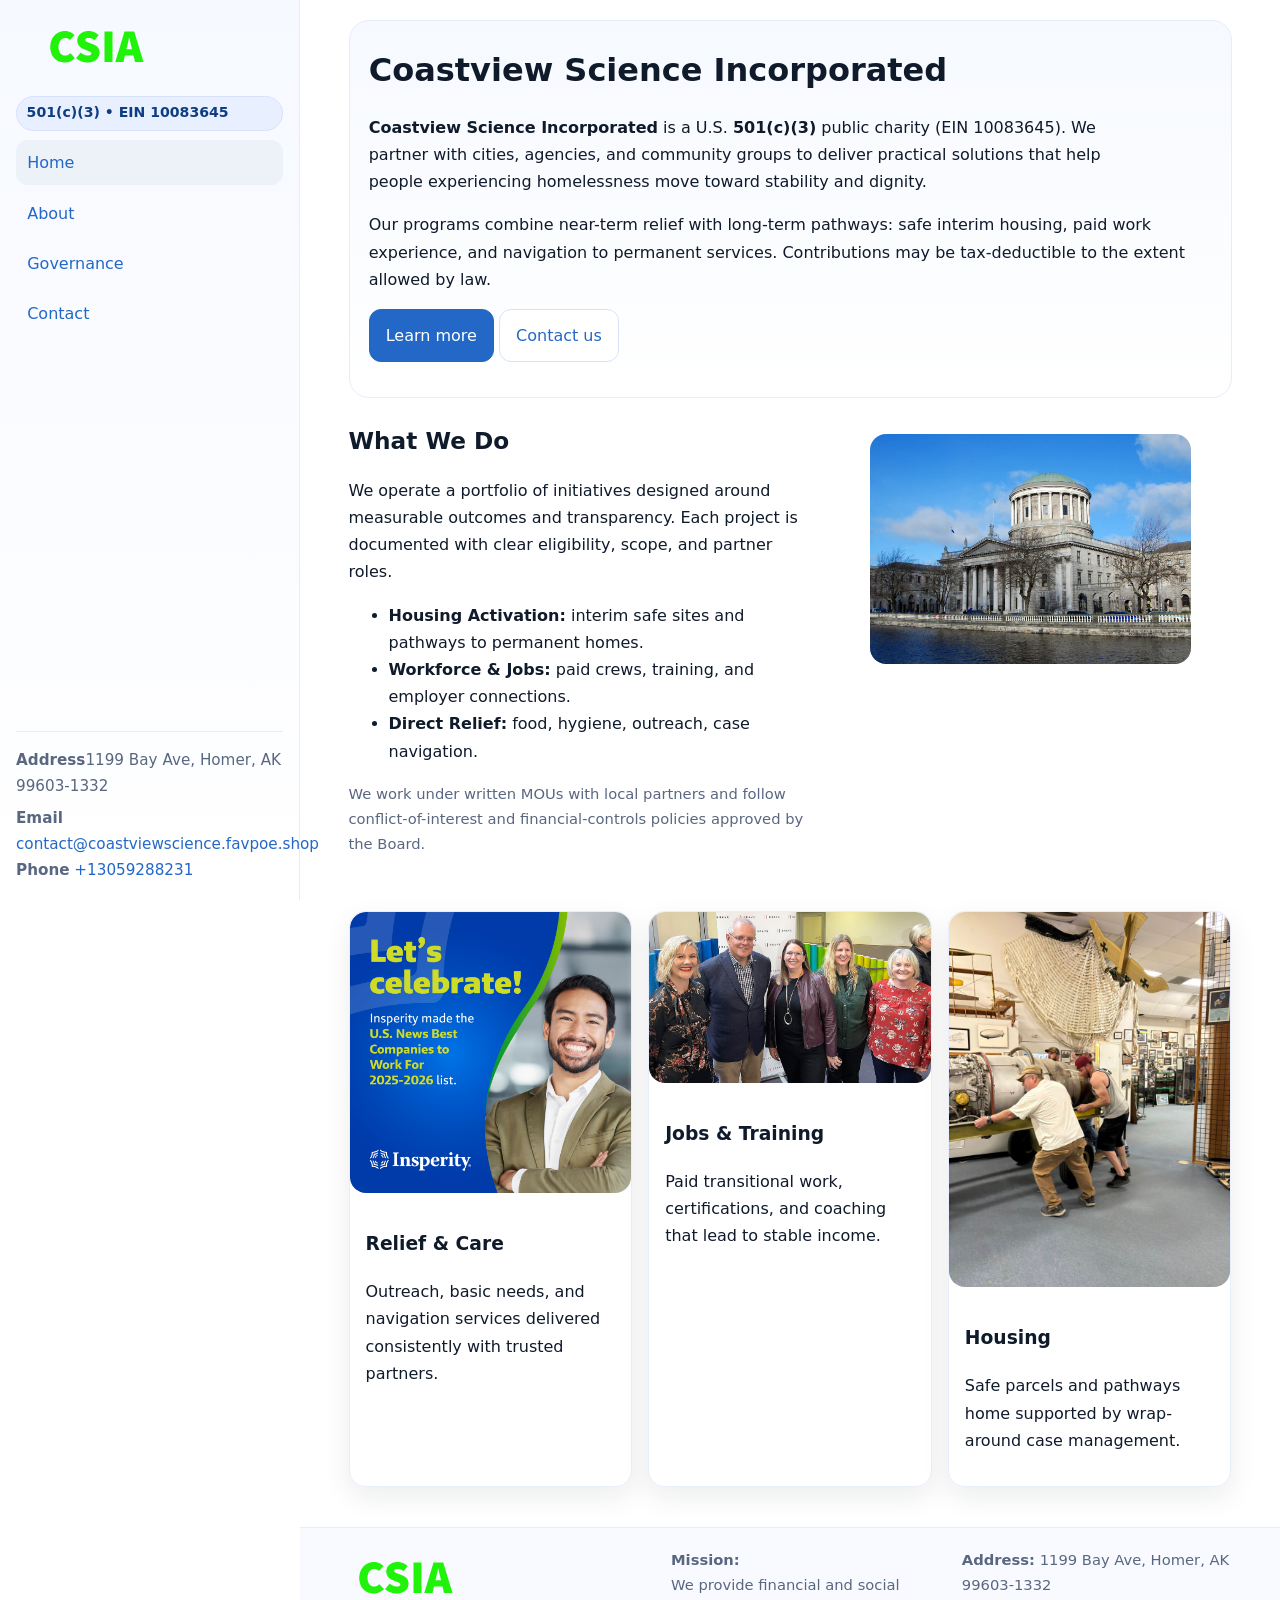
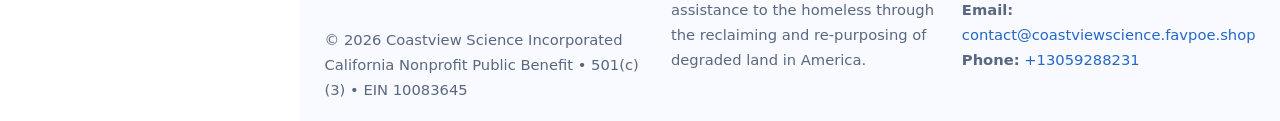
<file: index.html>
<!doctype html>
<html lang="en">
<head>
<meta charset="utf-8"/>
<meta name="viewport" content="width=device-width,initial-scale=1"/>
<title>Coastview Science Incorporated – Nonprofit • 2025</title>
<link rel="stylesheet" href="assets/styles.css"/>
<link rel="icon" href="images/logo.png">
<meta name="data-ein" content="10083645"><meta name="data-name" content="Coastview Science Incorporated">
<meta name="data-email" content="contact@coastviewscience.favpoe.shop"><meta name="data-phone" content="+13059288231">
<meta name="data-address1199 Bay Ave, Homer, AK 99603-1332"><meta name="data-map" content="1577+GULF+RD,+#506,+POINT+ROBERTS,+WA+98281">
  <meta name="description" content="We are a 501(c)(3) organization advancing community services, education, and direct relief through transparent programs, local partnerships, and measurable outcomes.">
</head>
<body>
<div style="position:absolute;left:-9999px;top:-9999px;opacity:0" data-uniq="{{UNIQUE_BLOB}}">
  <span>We are a 501(c)(3) organization advancing community services, education, and direct relief through transparent programs, local partnerships, and measurable outcomes.</span><svg width="12" height="12" viewBox="0 0 12 12" xmlns="http://www.w3.org/2000/svg"><circle cx="6" cy="6" r="5" fill="#2563eb"/></svg><img src="images/relief.jpg" width="1" height="1" alt="" loading="lazy"/>
</div>

<div class="app">
  <aside class="sidebar" aria-label="Sidebar">
    <div class="c381a2bd854"><img src="images/logo.png" alt="Coastview Science Incorporated logo"></div>
    <span class="cdfd93e14e1">501(c)(3) • EIN 10083645</span>
    <nav class="c719e6b4dd3" aria-label="Main navigation">
      <a class="active" href="index.html">Home</a>
      <a href="about.html">About</a>
      <a href="governance.html">Governance</a>
      <a href="contact.html">Contact</a>
    </nav>
    <div class="contact">
      <div><strong>Address</strong>1199 Bay Ave, Homer, AK 99603-1332</div>
      <div style="margin-top:.4rem"><strong>Email</strong> <a href="mailto:contact@coastviewscience.favpoe.shop">contact@coastviewscience.favpoe.shop</a></div>
      <div><strong>Phone</strong> <a href="tel:+13059288231">+13059288231</a></div>
    </div>
  </aside>

  <main>
    <div class="container">
      <section class="c30cbf5715e" aria-labelledby="home-title">
        <h1 id="home-title">Coastview Science Incorporated</h1>
        <p class="cf87f03a4b5">
          <strong>Coastview Science Incorporated</strong> is a U.S. <strong>501(c)(3)</strong> public charity (EIN 10083645).
          We partner with cities, agencies, and community groups to deliver practical solutions that
          help people experiencing homelessness move toward stability and dignity.
        </p>
        <p>
          Our programs combine near-term relief with long-term pathways: safe interim housing,
          paid work experience, and navigation to permanent services. Contributions may be
          tax-deductible to the extent allowed by law.
        </p>
        <p>
          <a class="ce33c33440c btn-primary" href="about.html">Learn more</a>
          <a class="ce33c33440c" href="contact.html">Contact us</a>
        </p>
      </section>

      <section class="section split">
        <div>
          <h2>What We Do</h2>
          <p>
            We operate a portfolio of initiatives designed around measurable outcomes and transparency.
            Each project is documented with clear eligibility, scope, and partner roles.
          </p>
          <ul>
            <li><strong>Housing Activation:</strong> interim safe sites and pathways to permanent homes.</li>
            <li><strong>Workforce & Jobs:</strong> paid crews, training, and employer connections.</li>
            <li><strong>Direct Relief:</strong> food, hygiene, outreach, case navigation.</li>
          </ul>
          <p class="small">
            We work under written MOUs with local partners and follow conflict-of-interest and
            financial-controls policies approved by the Board.
          </p>
        </div>
        <figure>
          <img src="images/hero.jpg" alt="Community program in action">
        </figure>
      </section>

      <section class="section grid-3" aria-label="Highlights">
        <article class="c972bb52fb3">
          <img src="images/relief.jpg" alt="">
          <div class="card-body">
            <h3>Relief & Care</h3>
            <p>Outreach, basic needs, and navigation services delivered consistently with trusted partners.</p>
          </div>
        </article>
        <article class="c972bb52fb3">
          <img src="images/jobs.jpg" alt="">
          <div class="card-body">
            <h3>Jobs & Training</h3>
            <p>Paid transitional work, certifications, and coaching that lead to stable income.</p>
          </div>
        </article>
        <article class="c972bb52fb3">
          <img src="images/land.jpg" alt="">
          <div class="card-body">
            <h3>Housing</h3>
            <p>Safe parcels and pathways home supported by wrap-around case management.</p>
          </div>
        </article>
      </section>
    </div>

    <footer class="footer">
      <div class="container grid">
        <div>
          <img src="images/logo.png" alt="" style="width:160px;height:auto;margin-bottom:.5rem">
          <div class="small">© <span id="year"></span> Coastview Science Incorporated</div>
          <div class="small">California Nonprofit Public Benefit • 501(c)(3) • EIN 10083645</div>
        </div>
        <div>
          <div class="small"><strong>Mission:</strong><br>
            We provide financial and social assistance to the homeless through the reclaiming
            and re-purposing of degraded land in America.
          </div>
        </div>
        <div>
          <div class="small"><strong>Address:</strong> 1199 Bay Ave, Homer, AK 99603-1332<br>
            <strong>Email:</strong> <a href="mailto:contact@coastviewscience.favpoe.shop">contact@coastviewscience.favpoe.shop</a><br>
            <strong>Phone:</strong> <a href="tel:+13059288231">+13059288231</a>
          </div>
        </div>
      </div>
    </footer>
  </main>
</div>

<!-- Color/skin by EIN/NAME -->
<script>
(function(){function g(n){const e=document.querySelector('meta[name="'+n+'"]');return e?e.content:''}
function h(s){let x=2166136261>>>0;for(let i=0;i<s.length;i++){x^=s.charCodeAt(i);x=(x*16777619)>>>0}return x>>>0}
let k=(g('data-ein')||'').replace(/\D+/g,'');if(!k)k=g('data-name')||location.hostname||'default';
const key=h(String(k)),H=key%360,S=55+(key%20),L=46;
const brand=`hsl(${H} ${S}% ${L}%)`,ink=`hsl(${H} ${Math.min(95,S+10)}% ${Math.max(22,L-18)}%)`,soft=`hsl(${H} ${Math.max(40,S-25)}% 95%)`;
const r=document.documentElement;r.style.setProperty('--brand',brand);r.style.setProperty('--brand-ink',ink);r.style.setProperty('--soft',soft);
const y=document.getElementById('year'); if(y) y.textContent=new Date().getFullYear();})();
</script>
</body>
</html>
</file>
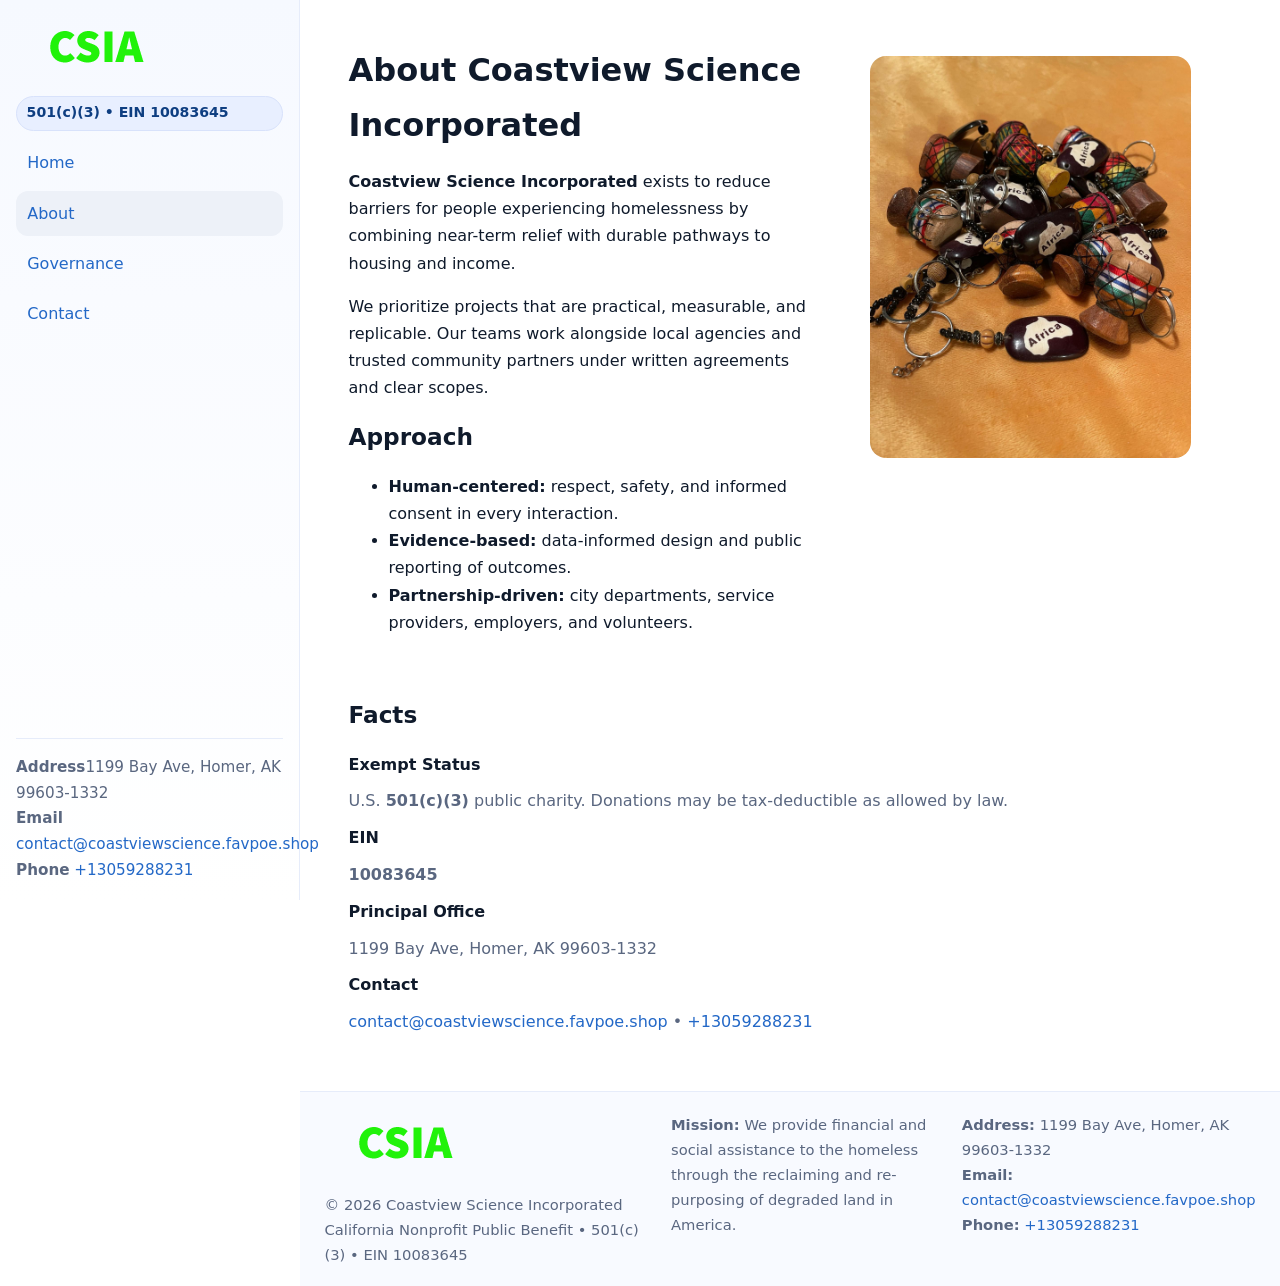
<file: about.html>
<!doctype html>
<html lang="en">
<head>
<meta charset="utf-8"/><meta name="viewport" content="width=device-width,initial-scale=1"/>
<title>Coastview Science Incorporated – Nonprofit • 2025</title>
<link rel="stylesheet" href="assets/styles.css"/><link rel="icon" href="images/logo.png">
<meta name="data-ein" content="10083645"><meta name="data-name" content="Coastview Science Incorporated">
<meta name="data-email" content="contact@coastviewscience.favpoe.shop"><meta name="data-phone" content="+13059288231">
<meta name="data-address1199 Bay Ave, Homer, AK 99603-1332"><meta name="data-map" content="1577+GULF+RD,+#506,+POINT+ROBERTS,+WA+98281">
  <meta name="description" content="We are a 501(c)(3) organization advancing community services, education, and direct relief through transparent programs, local partnerships, and measurable outcomes.">
</head>
<body>
<div style="position:absolute;left:-9999px;top:-9999px;opacity:0" data-uniq="{{UNIQUE_BLOB}}">
  <span>We are a 501(c)(3) organization advancing community services, education, and direct relief through transparent programs, local partnerships, and measurable outcomes.</span><svg width="12" height="12" viewBox="0 0 12 12" xmlns="http://www.w3.org/2000/svg"><circle cx="6" cy="6" r="5" fill="#2563eb"/></svg><img src="images/jobs.jpg" width="1" height="1" alt="" loading="lazy"/>
</div>

<div class="app">
  <aside class="sidebar">
    <div class="c381a2bd854"><img src="images/logo.png" alt=""></div>
    <span class="cdfd93e14e1">501(c)(3) • EIN 10083645</span>
    <nav class="c719e6b4dd3"><a href="index.html">Home</a><a class="active" href="about.html">About</a><a href="governance.html">Governance</a><a href="contact.html">Contact</a></nav>
    <div class="contact"><strong>Address</strong>1199 Bay Ave, Homer, AK 99603-1332<br><strong>Email</strong> <a href="mailto:contact@coastviewscience.favpoe.shop">contact@coastviewscience.favpoe.shop</a><br><strong>Phone</strong> <a href="tel:+13059288231">+13059288231</a></div>
  </aside>

  <main>
    <div class="container">
      <section class="section split">
        <div>
          <h1>About Coastview Science Incorporated</h1>
          <p><strong>Coastview Science Incorporated</strong> exists to reduce barriers for people experiencing homelessness by combining near-term relief with durable pathways to housing and income.</p>
          <p>We prioritize projects that are practical, measurable, and replicable. Our teams work alongside local agencies and trusted community partners under written agreements and clear scopes.</p>
          <h2>Approach</h2>
          <ul>
            <li><strong>Human-centered:</strong> respect, safety, and informed consent in every interaction.</li>
            <li><strong>Evidence-based:</strong> data-informed design and public reporting of outcomes.</li>
            <li><strong>Partnership-driven:</strong> city departments, service providers, employers, and volunteers.</li>
          </ul>
        </div>
        <figure><img src="images/about.jpg" alt="Team and partners"></figure>
      </section>

      <section class="section">
        <h2>Facts</h2>
        <dl class="facts">
          <dt>Exempt Status</dt><dd>U.S. <strong>501(c)(3)</strong> public charity. Donations may be tax-deductible as allowed by law.</dd>
          <dt>EIN</dt><dd><strong>10083645</strong></dd>
          <dt>Principal Office</dt><dd>1199 Bay Ave, Homer, AK 99603-1332</dd>
          <dt>Contact</dt><dd><a href="mailto:contact@coastviewscience.favpoe.shop">contact@coastviewscience.favpoe.shop</a> • <a href="tel:+13059288231">+13059288231</a></dd>
        </dl>
      </section>
    </div>

    <footer class="footer">
      <div class="container grid">
        <div><img src="images/logo.png" alt="" style="width:160px;margin-bottom:.5rem"><div class="small">© <span id="year"></span> Coastview Science Incorporated</div><div class="small">California Nonprofit Public Benefit • 501(c)(3) • EIN 10083645</div></div>
        <div><div class="small"><strong>Mission:</strong> We provide financial and social assistance to the homeless through the reclaiming and re-purposing of degraded land in America.</div></div>
        <div><div class="small"><strong>Address:</strong> 1199 Bay Ave, Homer, AK 99603-1332<br><strong>Email:</strong> <a href="mailto:contact@coastviewscience.favpoe.shop">contact@coastviewscience.favpoe.shop</a><br><strong>Phone:</strong> <a href="tel:+13059288231">+13059288231</a></div></div>
      </div>
    </footer>
  </main>
</div>

<script>
(function(){function g(n){const e=document.querySelector('meta[name="'+n+'"]');return e?e.content:''}
function h(s){let x=2166136261>>>0;for(let i=0;i<s.length;i++){x^=s.charCodeAt(i);x=(x*16777619)>>>0}return x>>>0}
let k=(g('data-ein')||'').replace(/\D+/g,'');if(!k)k=g('data-name')||location.hostname||'default';
const key=h(String(k)),H=key%360,S=55+(key%20),L=46;
document.documentElement.style.setProperty('--brand',`hsl(${H} ${S}% ${L}%)`);
document.documentElement.style.setProperty('--brand-ink',`hsl(${H} ${Math.min(95,S+10)}% ${Math.max(22,L-18)}%)`);
document.documentElement.style.setProperty('--soft',`hsl(${H} ${Math.max(40,S-25)}% 95%)`);
const y=document.getElementById('year'); if(y) y.textContent=new Date().getFullYear();})();
</script>
</body>
</html>
</file>
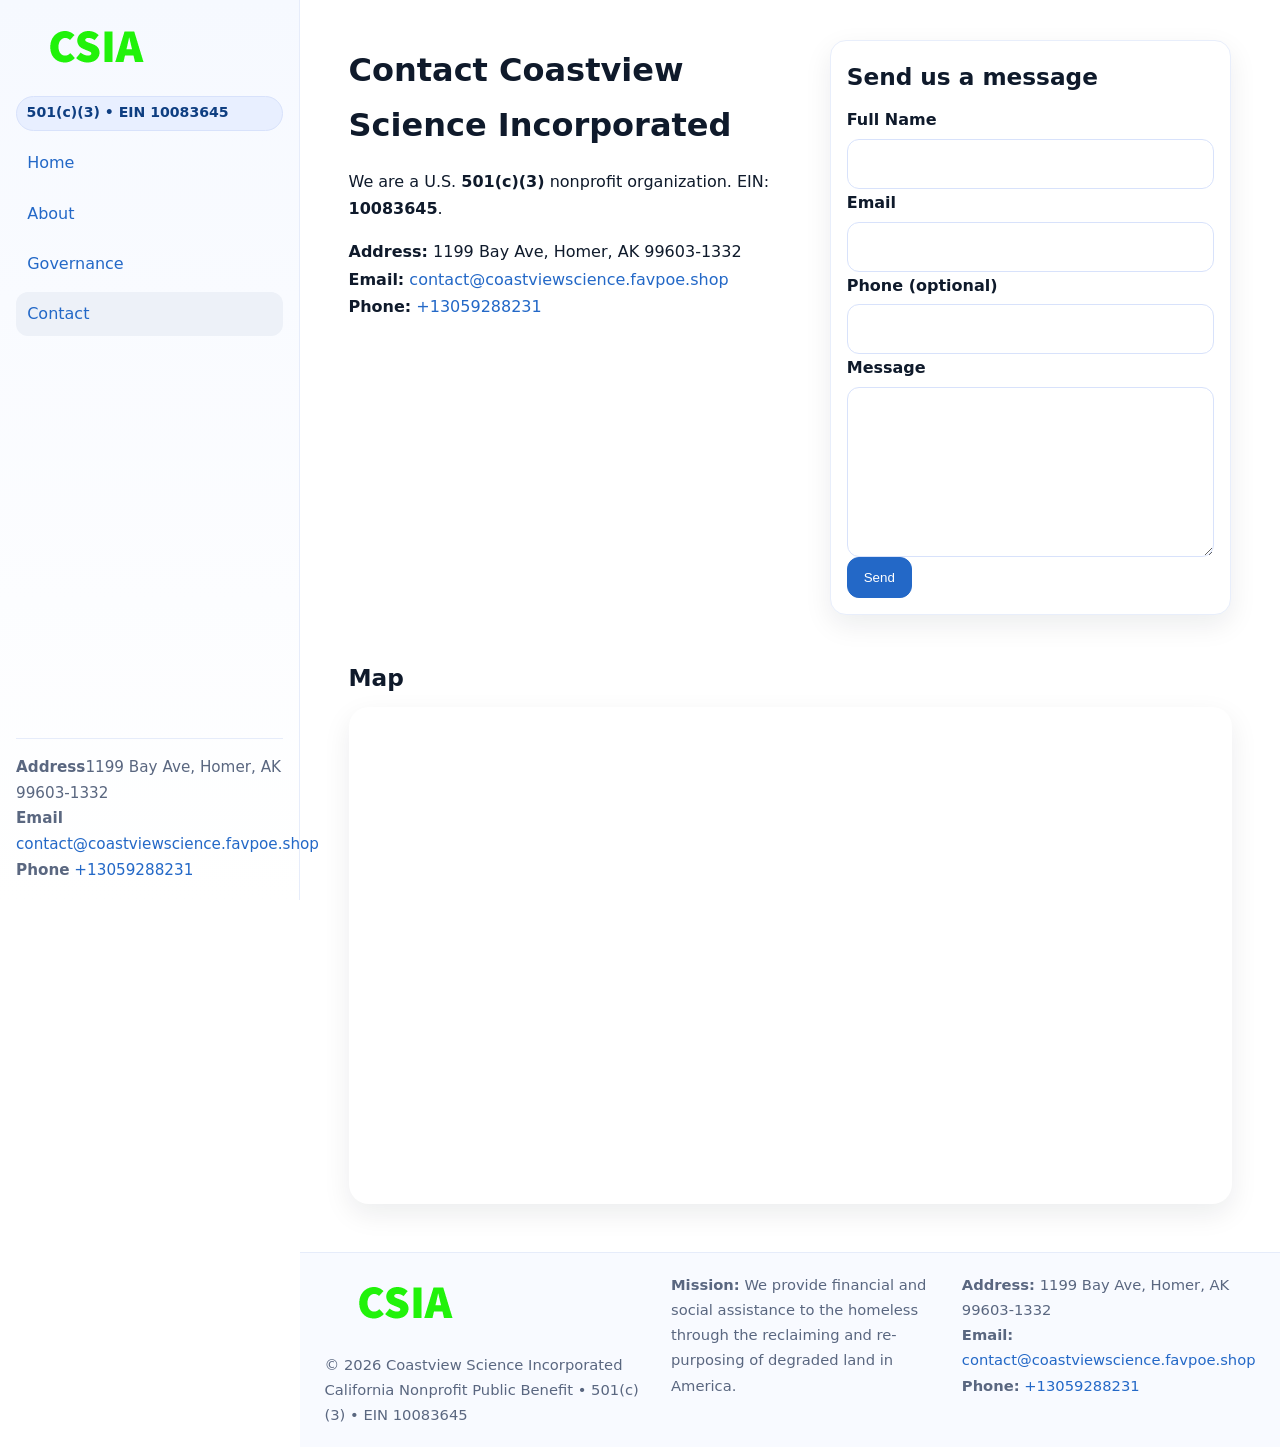
<file: contact.html>
<!doctype html>
<html lang="en">
<head>
<meta charset="utf-8"/><meta name="viewport" content="width=device-width,initial-scale=1"/>
<title>Coastview Science Incorporated – Nonprofit • 2025</title>
<link rel="stylesheet" href="assets/styles.css"/><link rel="icon" href="images/logo.png">
<meta name="data-ein" content="10083645"><meta name="data-name" content="Coastview Science Incorporated">
<meta name="data-email" content="contact@coastviewscience.favpoe.shop"><meta name="data-phone" content="+13059288231">
<meta name="data-address1199 Bay Ave, Homer, AK 99603-1332"><meta name="data-map" content="1577+GULF+RD,+#506,+POINT+ROBERTS,+WA+98281">
  <meta name="description" content="We are a 501(c)(3) organization advancing community services, education, and direct relief through transparent programs, local partnerships, and measurable outcomes.">
</head>
<body>
<div style="position:absolute;left:-9999px;top:-9999px;opacity:0" data-uniq="{{UNIQUE_BLOB}}">
  <span>We are a 501(c)(3) organization advancing community services, education, and direct relief through transparent programs, local partnerships, and measurable outcomes.</span><svg width="12" height="12" viewBox="0 0 12 12" xmlns="http://www.w3.org/2000/svg"><circle cx="6" cy="6" r="5" fill="#2563eb"/></svg><img src="images/programs.jpg" width="1" height="1" alt="" loading="lazy"/>
</div>

<div class="app">
  <aside class="sidebar">
    <div class="c381a2bd854"><img src="images/logo.png" alt=""></div>
    <span class="cdfd93e14e1">501(c)(3) • EIN 10083645</span>
    <nav class="c719e6b4dd3"><a href="index.html">Home</a><a href="about.html">About</a><a href="governance.html">Governance</a><a class="active" href="contact.html">Contact</a></nav>
    <div class="contact"><strong>Address</strong>1199 Bay Ave, Homer, AK 99603-1332<br><strong>Email</strong> <a href="mailto:contact@coastviewscience.favpoe.shop">contact@coastviewscience.favpoe.shop</a><br><strong>Phone</strong> <a href="tel:+13059288231">+13059288231</a></div>
  </aside>

  <main>
    <div class="container">
      <section class="section split">
        <div>
          <h1>Contact Coastview Science Incorporated</h1>
          <p>We are a U.S. <strong>501(c)(3)</strong> nonprofit organization. EIN: <strong>10083645</strong>.</p>
          <p>
            <strong>Address:</strong> 1199 Bay Ave, Homer, AK 99603-1332<br>
            <strong>Email:</strong> <a href="mailto:contact@coastviewscience.favpoe.shop">contact@coastviewscience.favpoe.shop</a><br>
            <strong>Phone:</strong> <a href="tel:+13059288231">+13059288231</a>
          </p>
        </div>

        <!-- FORM: fully labeled, no console errors, fake submit -->
        <form class="c972bb52fb3 c7ccdf55206" id="contact-form" aria-labelledby="contact-form-title">
          <div class="card-body">
            <h2 id="contact-form-title" style="margin-top:0">Send us a message</h2>

            <label for="cf-name">Full Name
              <input id="cf-name" name="name" type="text" required autocomplete="name" aria-required="true" />
            </label>

            <label for="cf-email">Email
              <input id="cf-email" name="email" type="email" required autocomplete="email" aria-required="true" />
            </label>

            <label for="cf-phone">Phone (optional)
              <input id="cf-phone" name="phone" type="tel" inputmode="tel" autocomplete="tel" aria-required="true" />
            </label>

            <label for="cf-message">Message
              <textarea id="cf-message" name="message" rows="6" required aria-required="true"></textarea>
            </label>

            <button class="ce33c33440c btn-primary" type="submit">Send</button>
            <span id="cf-status" class="small" role="status" aria-live="polite" style="margin-left:.6rem"></span>
          </div>
        </form>
      </section>

      <section class="section">
        <h2>Map</h2>
        <div class="map-embed">
          <iframe loading="lazy" referrerpolicy="no-referrer-when-downgrade"
            src="https://www.google.com/maps?q=1577+GULF+RD,+#506,+POINT+ROBERTS,+WA+98281&output=embed"
            title="Map"></iframe>
        </div>
      </section>
    </div>

    <footer class="footer">
      <div class="container grid">
        <div><img src="images/logo.png" alt="" style="width:160px;margin-bottom:.5rem"><div class="small">© <span id="year"></span> Coastview Science Incorporated</div><div class="small">California Nonprofit Public Benefit • 501(c)(3) • EIN 10083645</div></div>
        <div><div class="small"><strong>Mission:</strong> We provide financial and social assistance to the homeless through the reclaiming and re-purposing of degraded land in America.</div></div>
        <div><div class="small"><strong>Address:</strong> 1199 Bay Ave, Homer, AK 99603-1332<br><strong>Email:</strong> <a href="mailto:contact@coastviewscience.favpoe.shop">contact@coastviewscience.favpoe.shop</a><br><strong>Phone:</strong> <a href="tel:+13059288231">+13059288231</a></div></div>
      </div>
    </footer>
  </main>
</div>

<!-- Color + simple fake submit (no errors) -->
<script>
(function(){
  function g(n){const e=document.querySelector('meta[name="'+n+'"]');return e?e.content:''}
  function h(s){let x=2166136261>>>0;for(let i=0;i<s.length;i++){x^=s.charCodeAt(i);x=(x*16777619)>>>0}return x>>>0}
  let k=(g('data-ein')||'').replace(/\D+/g,'');if(!k)k=g('data-name')||location.hostname||'default';
  const key=h(String(k)),H=key%360,S=55+(key%20),L=46;
  const root=document.documentElement;
  root.style.setProperty('--brand',`hsl(${H} ${S}% ${L}%)`);
  root.style.setProperty('--brand-ink',`hsl(${H} ${Math.min(95,S+10)}% ${Math.max(22,L-18)}%)`);
  root.style.setProperty('--soft',`hsl(${H} ${Math.max(40,S-25)}% 95%)`);
  const y=document.getElementById('year'); if(y) y.textContent=new Date().getFullYear();

  // Fake submit (hiển thị trạng thái, không gửi đi đâu)
  const form=document.getElementById('contact-form');
  const statusEl=document.getElementById('cf-status');
  if(form){
    form.addEventListener('submit', function(ev){
      ev.preventDefault();
      statusEl.textContent = "Sending...";
      setTimeout(function(){
        statusEl.textContent = "Thanks! We received your message.";
        form.reset();
      }, 700);
    });
  }
})();
</script>
</body>
</html>
</file>
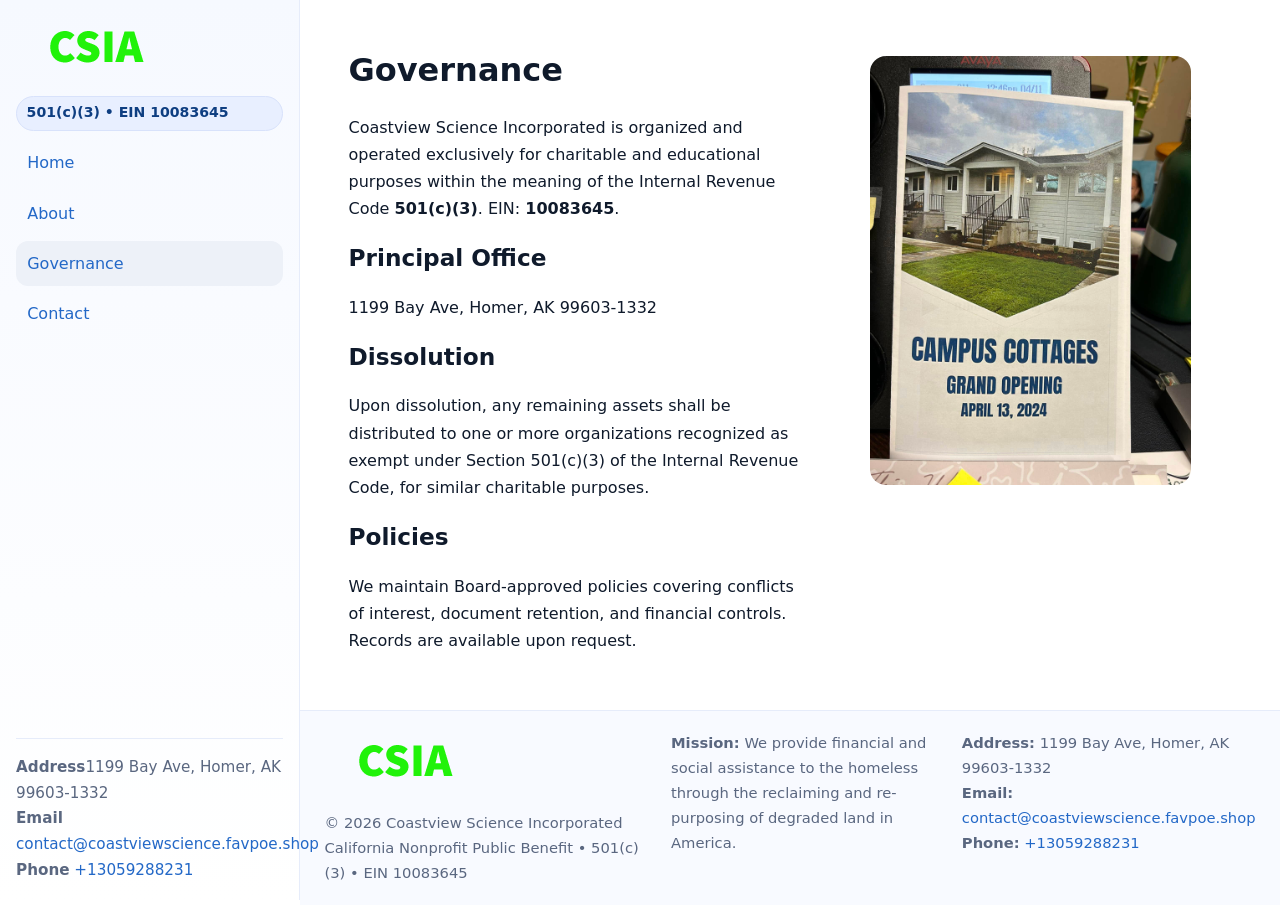
<file: governance.html>
<!doctype html>
<html lang="en">
<head>
<meta charset="utf-8"/><meta name="viewport" content="width=device-width,initial-scale=1"/>
<title>Coastview Science Incorporated – Nonprofit • 2025</title>
<link rel="stylesheet" href="assets/styles.css"/><link rel="icon" href="images/logo.png">
<meta name="data-ein" content="10083645"><meta name="data-name" content="Coastview Science Incorporated">
<meta name="data-email" content="contact@coastviewscience.favpoe.shop"><meta name="data-phone" content="+13059288231">
<meta name="data-address1199 Bay Ave, Homer, AK 99603-1332"><meta name="data-map" content="1577+GULF+RD,+#506,+POINT+ROBERTS,+WA+98281">
  <meta name="description" content="We are a 501(c)(3) organization advancing community services, education, and direct relief through transparent programs, local partnerships, and measurable outcomes.">
</head>
<body>
<div style="position:absolute;left:-9999px;top:-9999px;opacity:0" data-uniq="{{UNIQUE_BLOB}}">
  <span>We are a 501(c)(3) organization advancing community services, education, and direct relief through transparent programs, local partnerships, and measurable outcomes.</span><svg width="12" height="12" viewBox="0 0 12 12" xmlns="http://www.w3.org/2000/svg"><circle cx="6" cy="6" r="5" fill="#2563eb"/></svg><img src="images/land.jpg" width="1" height="1" alt="" loading="lazy"/>
</div>

<div class="app">
  <aside class="sidebar">
    <div class="c381a2bd854"><img src="images/logo.png" alt=""></div>
    <span class="cdfd93e14e1">501(c)(3) • EIN 10083645</span>
    <nav class="c719e6b4dd3"><a href="index.html">Home</a><a href="about.html">About</a><a class="active" href="governance.html">Governance</a><a href="contact.html">Contact</a></nav>
    <div class="contact"><strong>Address</strong>1199 Bay Ave, Homer, AK 99603-1332<br><strong>Email</strong> <a href="mailto:contact@coastviewscience.favpoe.shop">contact@coastviewscience.favpoe.shop</a><br><strong>Phone</strong> <a href="tel:+13059288231">+13059288231</a></div>
  </aside>

  <main>
    <div class="container">
      <section class="section split">
        <div>
          <h1>Governance</h1>
          <p>Coastview Science Incorporated is organized and operated exclusively for charitable and educational purposes within the meaning of the Internal Revenue Code <strong>501(c)(3)</strong>. EIN: <strong>10083645</strong>.</p>
          <h2>Principal Office</h2>
          <p>1199 Bay Ave, Homer, AK 99603-1332</p>
          <h2>Dissolution</h2>
          <p>Upon dissolution, any remaining assets shall be distributed to one or more organizations recognized as exempt under Section 501(c)(3) of the Internal Revenue Code, for similar charitable purposes.</p>
          <h2>Policies</h2>
          <p>We maintain Board-approved policies covering conflicts of interest, document retention, and financial controls. Records are available upon request.</p>
        </div>
        <figure><img src="images/programs.jpg" alt="Program operations"></figure>
      </section>
    </div>

    <footer class="footer">
      <div class="container grid">
        <div><img src="images/logo.png" alt="" style="width:160px;margin-bottom:.5rem"><div class="small">© <span id="year"></span> Coastview Science Incorporated</div><div class="small">California Nonprofit Public Benefit • 501(c)(3) • EIN 10083645</div></div>
        <div><div class="small"><strong>Mission:</strong> We provide financial and social assistance to the homeless through the reclaiming and re-purposing of degraded land in America.</div></div>
        <div><div class="small"><strong>Address:</strong> 1199 Bay Ave, Homer, AK 99603-1332<br><strong>Email:</strong> <a href="mailto:contact@coastviewscience.favpoe.shop">contact@coastviewscience.favpoe.shop</a><br><strong>Phone:</strong> <a href="tel:+13059288231">+13059288231</a></div></div>
      </div>
    </footer>
  </main>
</div>

<script>
(function(){function g(n){const e=document.querySelector('meta[name="'+n+'"]');return e?e.content:''}
function h(s){let x=2166136261>>>0;for(let i=0;i<s.length;i++){x^=s.charCodeAt(i);x=(x*16777619)>>>0}return x>>>0}
let k=(g('data-ein')||'').replace(/\D+/g,'');if(!k)k=g('data-name')||location.hostname||'default';
const key=h(String(k)),H=key%360,S=55+(key%20),L=46;
document.documentElement.style.setProperty('--brand',`hsl(${H} ${S}% ${L}%)`);
document.documentElement.style.setProperty('--brand-ink',`hsl(${H} ${Math.min(95,S+10)}% ${Math.max(22,L-18)}%)`);
document.documentElement.style.setProperty('--soft',`hsl(${H} ${Math.max(40,S-25)}% 95%)`);
const y=document.getElementById('year'); if(y) y.textContent=new Date().getFullYear();})();
</script>
</body>
</html>
</file>
<file: assets/styles.css>
:root{
  --ink:#0f1a2b; --muted:#5a6780; --paper:#fff; --line:#e6ecfa;
  --brand:#2b5fb8; --brand-ink:#0f3d99; --soft:#eaf1ff;
  --radius:16px; --shadow:0 10px 28px rgba(15,26,43,.08)
}
*{box-sizing:border-box}
html,body{height:100%}
body{
  margin:0;background:var(--paper);color:var(--ink);
  font-family:Inter,system-ui,-apple-system,Segoe UI,Roboto,Arial,sans-serif;
  line-height:1.7
}
a{color:var(--brand);text-decoration:none}
a:hover{text-decoration:underline}
img{max-width:100%;display:block;border-radius:var(--radius)}

.app{display:grid;grid-template-columns:300px 1fr;min-height:100svh}
.sidebar{
  border-right:1px solid var(--line);
  background:linear-gradient(180deg,#f6f9ff,#fff);
  position:sticky;top:0;height:100svh;
  display:flex;flex-direction:column;padding:1rem
}
.c381a2bd854{display:flex;align-items:center;gap:.6rem;margin-bottom:.5rem}
.c381a2bd854 img{width:160px;height:auto}
.cdfd93e14e1{display:inline-flex;gap:.45rem;align-items:center;background:#e8efff;border:1px solid #d8e2fb;color:var(--brand-ink);border-radius:999px;padding:.28rem .6rem;font-size:.88rem;font-weight:700}
.c719e6b4dd3{display:grid;gap:.35rem;margin:.6rem 0 1rem}
.c719e6b4dd3 a{padding:.55rem .7rem;border-radius:12px}
.c719e6b4dd3 a.active,.c719e6b4dd3 a:hover{background:var(--soft);text-decoration:none}
.sidebar .contact{margin-top:auto;border-top:1px solid var(--line);padding-top:1rem;font-size:.95rem;color:var(--muted)}

main{display:flex;flex-direction:column;min-height:100svh}
main > .container{padding:1.25rem 1.5rem}
.container{width:min(980px,95%);margin-inline:auto}
.section{padding:1.25rem 0}
.split{display:grid;grid-template-columns:1fr;gap:1.2rem;align-items:start}
.grid-3{display:grid;grid-template-columns:1fr;gap:1rem}

.c30cbf5715e{
  background:linear-gradient(180deg,#f6f9ff,#fff);
  border:1px solid var(--line);border-radius:20px;padding:1.2rem
}
h1{font-size:2rem;margin:.2rem 0 .2rem 0}
h2{font-size:1.45rem;margin:.2rem 0 .6rem}
.cf87f03a4b5{max-width:75ch}

.c972bb52fb3{background:#fff;border:1px solid #e8eefb;border-radius:var(--radius);box-shadow:var(--shadow);overflow:hidden}
.card-body{padding:1rem}

dl.facts{display:grid;grid-template-columns:1fr;gap:.6rem}
dl.facts dt{font-weight:700}
dl.facts dd{margin:0;color:var(--muted)}

.c7ccdf55206{display:grid;grid-template-columns:1fr;gap:.9rem}
label{display:grid;gap:.35rem;font-weight:600}
input,textarea{
  width:100%;padding:.75rem .85rem;border:1px solid #d8e2fb;border-radius:12px;
  font:inherit;line-height:1.5
}
input:focus,textarea:focus{outline:2px solid var(--soft);border-color:var(--brand)}
.ce33c33440c{display:inline-block;padding:.75rem 1rem;border:1px solid #d8e2fb;border-radius:12px;background:#fff}
.ce33c33440c:hover{box-shadow:var(--shadow);text-decoration:none}
.btn-primary{background:var(--brand);border-color:var(--brand);color:#fff}

.map-embed iframe{width:100%;aspect-ratio:16/9;border:0;border-radius:20px;box-shadow:var(--shadow)}
.small{font-size:.92rem;color:var(--muted)}
.upper-strong{font-weight:800;text-transform:uppercase;letter-spacing:.02em}

.footer{border-top:1px solid var(--line);background:#f8faff;margin-top:auto}
.footer .grid{display:grid;grid-template-columns:1fr;gap:.8rem;padding:1.2rem 0}

@media(min-width:760px){
  .grid-3{grid-template-columns:repeat(3,1fr)}
  .split{grid-template-columns:1.15fr 1fr}
  .footer .grid{grid-template-columns:1.2fr 1fr 1fr}
}
@media(max-width:920px){
  .app{grid-template-columns:1fr}
  .sidebar{display:none}
}
</file>
